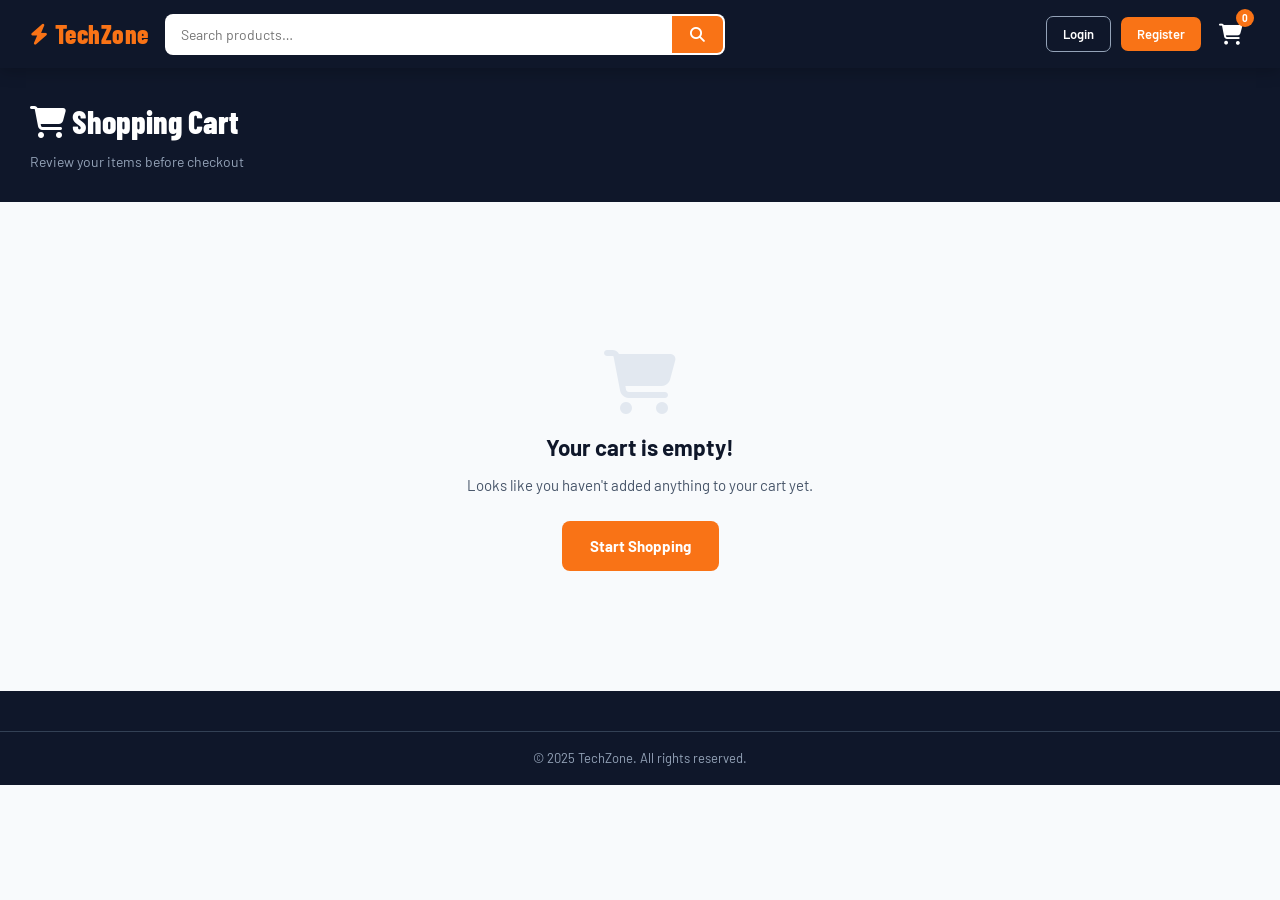
<file: cart.html>
<!DOCTYPE html>
<html lang="en">
<head>
  <meta charset="UTF-8"/>
  <meta name="viewport" content="width=device-width, initial-scale=1.0"/>
  <title>Cart – TechZone</title>
  <link rel="stylesheet" href="style.css"/>
  <link href="https://fonts.googleapis.com/css2?family=Barlow:wght@400;500;600;700;800&family=Barlow+Condensed:wght@600;700;800&display=swap" rel="stylesheet"/>
  <link rel="stylesheet" href="https://cdnjs.cloudflare.com/ajax/libs/font-awesome/6.5.0/css/all.min.css"/>
</head>
<body>

  <!-- NAVBAR -->
  <header class="navbar" id="navbar">
    <div class="nav-container">
      <a href="index.html" class="nav-logo"><i class="fas fa-bolt"></i> TechZone</a>
      <div class="nav-search">
        <input type="text" id="searchInput" placeholder="Search products…"/>
        <button id="searchBtn" onclick="window.location.href='products.html?q='+document.getElementById('searchInput').value">
          <i class="fas fa-search"></i>
        </button>
      </div>
      <div class="nav-right">
        <a href="login.html" class="nav-btn btn-outline" id="loginLink">Login</a>
        <a href="register.html" class="nav-btn btn-solid" id="registerLink">Register</a>
        <span class="nav-user" id="navUser" style="display:none;">
          <i class="fas fa-user-circle"></i>
          <span id="navUserName">User</span>
        </span>
        <button class="nav-btn btn-logout" id="logoutBtn" style="display:none;" onclick="logoutUser()">Logout</button>
        <a href="cart.html" class="cart-icon active-page">
          <i class="fas fa-shopping-cart"></i>
          <span class="cart-count" id="cartCount">0</span>
        </a>
      </div>
      <button class="hamburger" id="hamburger"><span></span><span></span><span></span></button>
    </div>
    <nav class="mobile-nav" id="mobileNav">
      <a href="index.html"><i class="fas fa-home"></i> Home</a>
      <a href="products.html"><i class="fas fa-th-large"></i> All Products</a>
      <a href="cart.html"><i class="fas fa-shopping-cart"></i> Cart</a>
      <a href="login.html" id="mobileLoginLink"><i class="fas fa-sign-in-alt"></i> Login</a>
      <a href="register.html" id="mobileRegisterLink"><i class="fas fa-user-plus"></i> Register</a>
      <a href="#" id="mobileLogoutLink" style="display:none;" onclick="logoutUser()"><i class="fas fa-sign-out-alt"></i> Logout</a>
    </nav>
  </header>

  <!-- PAGE HEADER -->
  <div class="page-header">
    <div class="container">
      <h1><i class="fas fa-shopping-cart"></i> Shopping Cart</h1>
      <p>Review your items before checkout</p>
    </div>
  </div>

  <!-- CART LAYOUT -->
  <div class="cart-page container">

    <!-- Cart Items -->
    <div class="cart-items-section">
      <div id="cartItemsContainer">
        <!-- Rendered by JS -->
      </div>
    </div>

    <!-- Order Summary -->
    <aside class="cart-summary" id="cartSummary">
      <h3>Order Summary</h3>
      <div class="summary-row">
        <span>Items (<span id="summaryCount">0</span>)</span>
        <span id="summarySubtotal">₹0</span>
      </div>
      <div class="summary-row">
        <span>Delivery Charges</span>
        <span class="free-tag" id="deliveryCharge">FREE</span>
      </div>
      <div class="summary-row">
        <span>Discount</span>
        <span class="discount-tag" id="summaryDiscount">-₹0</span>
      </div>
      <div class="summary-divider"></div>
      <div class="summary-row total-row">
        <span>Total Amount</span>
        <strong id="summaryTotal">₹0</strong>
      </div>
      <p class="savings-msg" id="savingsMsg"></p>

      <button class="btn-checkout" onclick="checkout()">
        <i class="fas fa-lock"></i> Proceed to Checkout
      </button>
      <a href="products.html" class="btn-continue">
        <i class="fas fa-arrow-left"></i> Continue Shopping
      </a>
    </aside>
  </div>

  <!-- Empty Cart State -->
  <div class="empty-cart" id="emptyCart" style="display:none;">
    <i class="fas fa-shopping-cart"></i>
    <h2>Your cart is empty!</h2>
    <p>Looks like you haven't added anything to your cart yet.</p>
    <a href="products.html" class="btn-primary">Start Shopping</a>
  </div>

  <footer class="footer">
    <div class="footer-bottom"><p>© 2025 TechZone. All rights reserved.</p></div>
  </footer>

  <div class="toast" id="toast"></div>
  <script src="script.js"></script>
  <script>
    renderCart();
  </script>
</body>
</html>
</file>
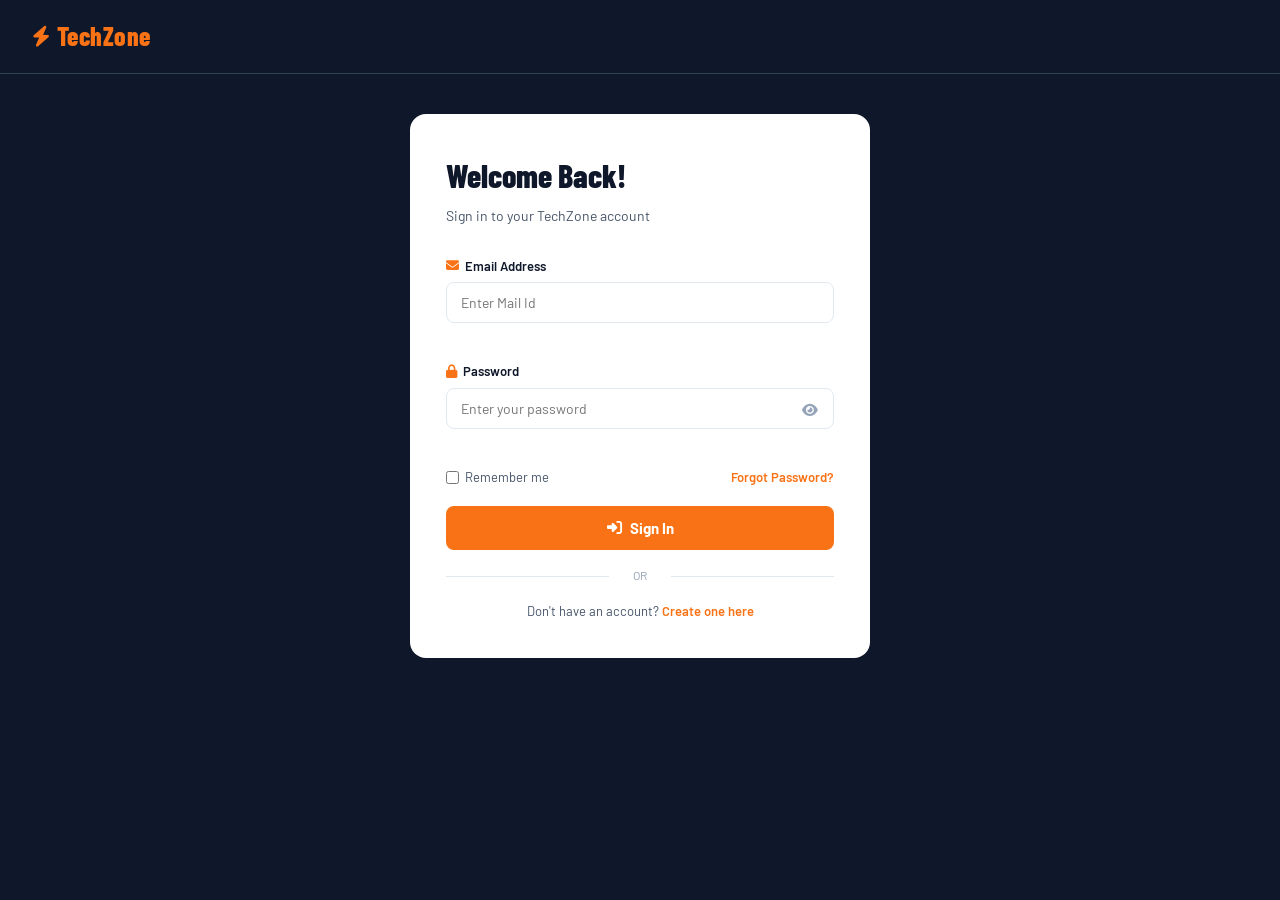
<file: login.html>
<!DOCTYPE html>
<html lang="en">

<head>
  <meta charset="UTF-8" />
  <meta name="viewport" content="width=device-width, initial-scale=1.0" />
  <title>Login – TechZone</title>
  <link rel="stylesheet" href="style.css" />
  <link
    href="https://fonts.googleapis.com/css2?family=Barlow:wght@400;500;600;700;800&family=Barlow+Condensed:wght@600;700;800&display=swap"
    rel="stylesheet" />
  <link rel="stylesheet" href="https://cdnjs.cloudflare.com/ajax/libs/font-awesome/6.5.0/css/all.min.css" />
</head>

<body class="auth-page">

  <!-- Simple top nav -->
  <header class="auth-topbar">
    <a href="index.html" class="nav-logo"><i class="fas fa-bolt"></i> TechZone</a>
  </header>

  <div class="auth-container">
    <div class="auth-card">
      <div class="auth-header">
        <h2>Welcome Back!</h2>
        <p>Sign in to your TechZone account</p>
      </div>

      <!-- Login Form -->
      <form id="loginForm" onsubmit="handleLogin(event)" novalidate>

        <div class="form-group">
          <label for="loginEmail"><i class="fas fa-envelope"></i> Email Address</label>
          <input type="email" id="loginEmail" placeholder="Enter Mail Id" autocomplete="email" />
          <span class="form-error" id="loginEmailError"></span>
        </div>

        <div class="form-group">
          <label for="loginPassword"><i class="fas fa-lock"></i> Password</label>
          <div class="password-wrapper">
            <input type="password" id="loginPassword" placeholder="Enter your password"
              autocomplete="current-password" />
            <button type="button" class="toggle-password" onclick="togglePwd('loginPassword', this)">
              <i class="fas fa-eye"></i>
            </button>
          </div>
          <span class="form-error" id="loginPasswordError"></span>
        </div>

        <div class="form-options">
          <label class="remember-me">
            <input type="checkbox" id="rememberMe" /> Remember me
          </label>
          <a href="#" class="forgot-link">Forgot Password?</a>
        </div>

        <button type="submit" class="btn-auth">
          <i class="fas fa-sign-in-alt"></i> Sign In
        </button>

        <div class="auth-divider"><span>OR</span></div>

        <p class="auth-switch">
          Don't have an account? <a href="register.html">Create one here</a>
        </p>
      </form>
    </div>
  <div class="toast" id="toast"></div>
  <script src="script.js"></script>
</body>

</html>
</file>
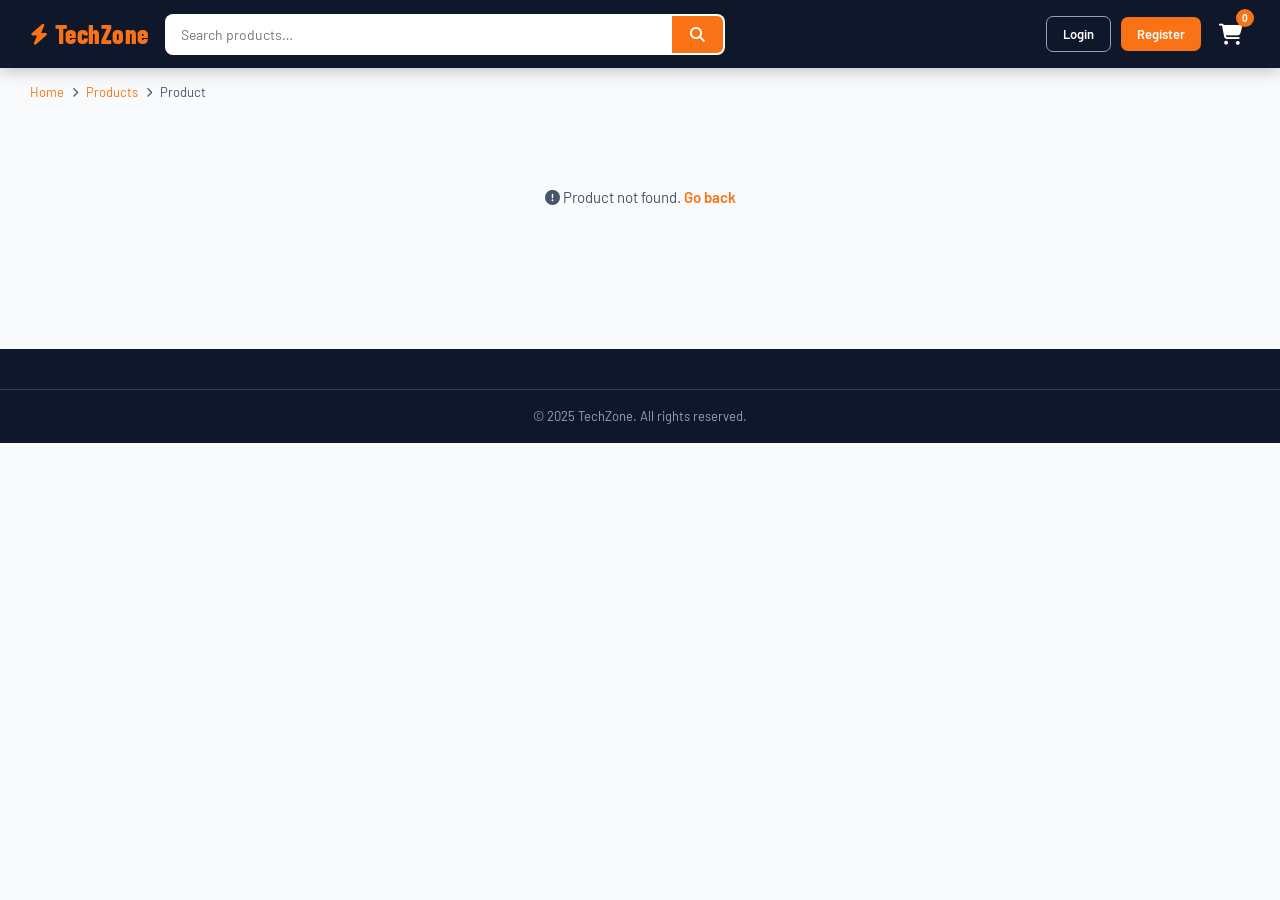
<file: product-details.html>
<!DOCTYPE html>
<html lang="en">
<head>
  <meta charset="UTF-8"/>
  <meta name="viewport" content="width=device-width, initial-scale=1.0"/>
  <title>Product – TechZone</title>
  <link rel="stylesheet" href="style.css"/>
  <link href="https://fonts.googleapis.com/css2?family=Barlow:wght@400;500;600;700;800&family=Barlow+Condensed:wght@600;700;800&display=swap" rel="stylesheet"/>
  <link rel="stylesheet" href="https://cdnjs.cloudflare.com/ajax/libs/font-awesome/6.5.0/css/all.min.css"/>
</head>
<body>

  <!-- NAVBAR -->
  <header class="navbar" id="navbar">
    <div class="nav-container">
      <a href="index.html" class="nav-logo"><i class="fas fa-bolt"></i> TechZone</a>
      <div class="nav-search">
        <input type="text" id="searchInput" placeholder="Search products…"/>
        <button id="searchBtn" onclick="window.location.href='products.html'">
          <i class="fas fa-search"></i>
        </button>
      </div>
      <div class="nav-right">
        <a href="login.html" class="nav-btn btn-outline" id="loginLink">Login</a>
        <a href="register.html" class="nav-btn btn-solid" id="registerLink">Register</a>
        <span class="nav-user" id="navUser" style="display:none;">
          <i class="fas fa-user-circle"></i>
          <span id="navUserName">User</span>
        </span>
        <button class="nav-btn btn-logout" id="logoutBtn" style="display:none;" onclick="logoutUser()">Logout</button>
        <a href="cart.html" class="cart-icon">
          <i class="fas fa-shopping-cart"></i>
          <span class="cart-count" id="cartCount">0</span>
        </a>
      </div>
      <button class="hamburger" id="hamburger"><span></span><span></span><span></span></button>
    </div>
    <nav class="mobile-nav" id="mobileNav">
      <a href="index.html"><i class="fas fa-home"></i> Home</a>
      <a href="products.html"><i class="fas fa-th-large"></i> All Products</a>
      <a href="cart.html"><i class="fas fa-shopping-cart"></i> Cart</a>
      <a href="login.html" id="mobileLoginLink"><i class="fas fa-sign-in-alt"></i> Login</a>
      <a href="register.html" id="mobileRegisterLink"><i class="fas fa-user-plus"></i> Register</a>
      <a href="#" id="mobileLogoutLink" style="display:none;" onclick="logoutUser()"><i class="fas fa-sign-out-alt"></i> Logout</a>
    </nav>
  </header>

  <!-- BREADCRUMB -->
  <div class="breadcrumb container" id="breadcrumb">
    <a href="index.html">Home</a> <i class="fas fa-chevron-right"></i>
    <a href="products.html">Products</a> <i class="fas fa-chevron-right"></i>
    <span id="breadcrumbName">Product</span>
  </div>

  <!-- PRODUCT DETAIL SECTION -->
  <div class="product-detail-page container" id="productDetailPage">
    <!-- Rendered by JS -->
  </div>

  <!-- RELATED PRODUCTS -->
  <section class="category-section container" id="relatedSection" style="display:none;">
    <div class="section-header">
      <h2 class="section-title">Related Products</h2>
      <a href="products.html" class="see-all">See All</a>
    </div>
    <div class="products-grid" id="relatedGrid"></div>
  </section>

  <footer class="footer">
    <div class="footer-bottom"><p>© 2025 TechZone. All rights reserved.</p></div>
  </footer>

  <div class="toast" id="toast"></div>
  <script src="script.js"></script>
  <script>
    // Load product based on URL param ?id=
    (function() {
      const params = new URLSearchParams(window.location.search);
      const id = parseInt(params.get('id'));
      const product = products.find(p => p.id === id);

      if (!product) {
        document.getElementById('productDetailPage').innerHTML =
          '<p class="error-msg"><i class="fas fa-exclamation-circle"></i> Product not found. <a href="products.html">Go back</a></p>';
        return;
      }

      // Update page title and breadcrumb
      document.title = product.name + ' – TechZone';
      document.getElementById('breadcrumbName').textContent = product.name;

      // Render product detail
      renderProductDetail(product);

      // Show related products
      const related = products.filter(p => p.category === product.category && p.id !== product.id).slice(0, 4);
      if (related.length > 0) {
        document.getElementById('relatedSection').style.display = 'block';
        renderProductGrid('relatedGrid', related);
      }
    })();
  </script>
</body>
</html>
</file>
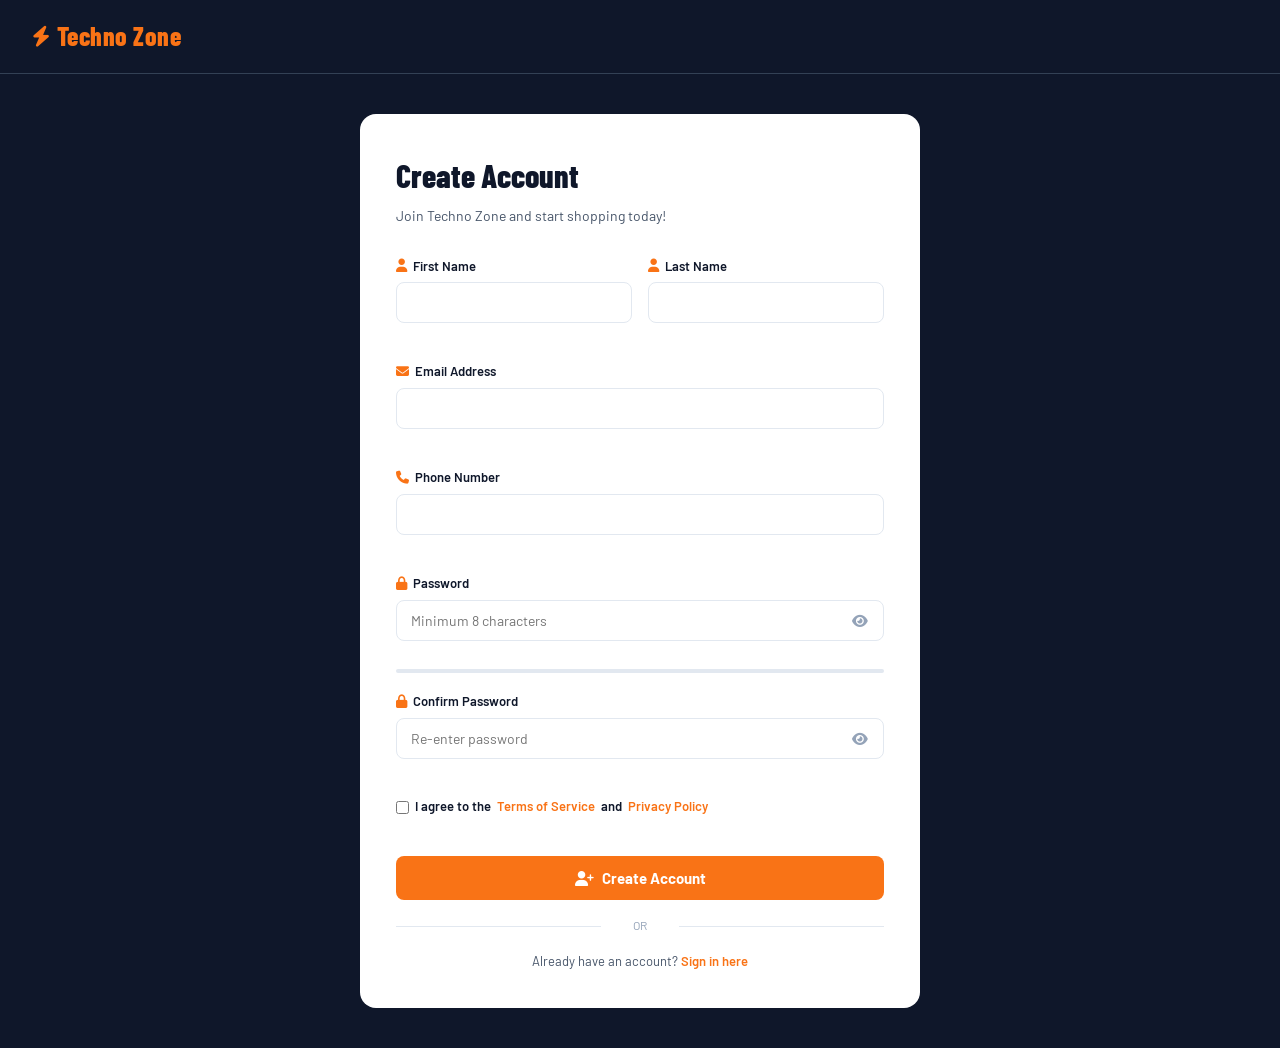
<file: register.html>
<!DOCTYPE html>
<html lang="en">
<head>
  <meta charset="UTF-8"/>
  <meta name="viewport" content="width=device-width, initial-scale=1.0"/>
  <title>Register – Techno Zone</title>
  <link rel="stylesheet" href="style.css"/>
  <link href="https://fonts.googleapis.com/css2?family=Barlow:wght@400;500;600;700;800&family=Barlow+Condensed:wght@600;700;800&display=swap" rel="stylesheet"/>
  <link rel="stylesheet" href="https://cdnjs.cloudflare.com/ajax/libs/font-awesome/6.5.0/css/all.min.css"/>
</head>
<body class="auth-page">

  <header class="auth-topbar">
    <a href="index.html" class="nav-logo"><i class="fas fa-bolt"></i> Techno Zone</a>
  </header>

  <div class="auth-container">
    <div class="auth-card auth-card-wide">
      <div class="auth-header">
        <h2>Create Account</h2>
        <p>Join Techno Zone and start shopping today!</p>
      </div>

      <!-- Register Form -->
      <form id="registerForm" onsubmit="handleRegister(event)" novalidate>

        <div class="form-row">
          <div class="form-group">
            <label for="regFirstName"><i class="fas fa-user"></i> First Name</label>
            <input type="text" id="regFirstName" placeholder=""/>
            <span class="form-error" id="regFirstNameError"></span>
          </div>
          <div class="form-group">
            <label for="regLastName"><i class="fas fa-user"></i> Last Name</label>
            <input type="text" id="regLastName" placeholder=""/>
            <span class="form-error" id="regLastNameError"></span>
          </div>
        </div>

        <div class="form-group">
          <label for="regEmail"><i class="fas fa-envelope"></i> Email Address</label>
          <input type="email" id="regEmail" placeholder=""/>
          <span class="form-error" id="regEmailError"></span>
        </div>

        <div class="form-group">
          <label for="regPhone"><i class="fas fa-phone"></i> Phone Number</label>
          <input type="tel" id="regPhone" placeholder=""/>
          <span class="form-error" id="regPhoneError"></span>
        </div>

        <div class="form-group">
          <label for="regPassword"><i class="fas fa-lock"></i> Password</label>
          <div class="password-wrapper">
            <input type="password" id="regPassword" placeholder="Minimum 8 characters"/>
            <button type="button" class="toggle-password" onclick="togglePwd('regPassword', this)">
              <i class="fas fa-eye"></i>
            </button>
          </div>
          <span class="form-error" id="regPasswordError"></span>
          <!-- Password strength indicator -->
          <div class="password-strength" id="passwordStrength">
            <div class="strength-bar">
              <div class="strength-fill" id="strengthFill"></div>
            </div>
            <span id="strengthLabel"></span>
          </div>
        </div>

        <div class="form-group">
          <label for="regConfirmPassword"><i class="fas fa-lock"></i> Confirm Password</label>
          <div class="password-wrapper">
            <input type="password" id="regConfirmPassword" placeholder="Re-enter password"/>
            <button type="button" class="toggle-password" onclick="togglePwd('regConfirmPassword', this)">
              <i class="fas fa-eye"></i>
            </button>
          </div>
          <span class="form-error" id="regConfirmPasswordError"></span>
        </div>

        <div class="form-group">
          <label class="checkbox-label">
            <input type="checkbox" id="regTerms"/>
            I agree to the <a href="#">Terms of Service</a> and <a href="#">Privacy Policy</a>
          </label>
          <span class="form-error" id="regTermsError"></span>
        </div>

        <button type="submit" class="btn-auth">
          <i class="fas fa-user-plus"></i> Create Account
        </button>

        <div class="auth-divider"><span>OR</span></div>

        <p class="auth-switch">
          Already have an account? <a href="login.html">Sign in here</a>
        </p>
      </form>
    </div>


  <div class="toast" id="toast"></div>
  <script src="script.js"></script>
  <script>
    // Live password strength checker
    document.getElementById('regPassword').addEventListener('input', function() {
      checkPasswordStrength(this.value);
    });
  </script>
</body>
</html>
</file>
<file: style.css>
/* =====================================================
   TechZone – Main Stylesheet
   Font: Barlow (body) + Barlow Condensed (headings)
   Color scheme: Deep navy + Electric orange accent
   ===================================================== */

/* ── CSS Variables ─────────────────────────────────── */
:root {
  --navy:        #0f172a;
  --navy-mid:    #1e293b;
  --navy-light:  #334155;
  --orange:      #f97316;
  --orange-dark: #ea580c;
  --orange-soft: #fff7ed;
  --white:       #ffffff;
  --off-white:   #f8fafc;
  --gray-100:    #f1f5f9;
  --gray-200:    #e2e8f0;
  --gray-400:    #94a3b8;
  --gray-600:    #475569;
  --gray-800:    #1e293b;
  --green:       #22c55e;
  --red:         #ef4444;
  --star:        #fbbf24;
  --radius:      10px;
  --radius-lg:   16px;
  --shadow:      0 2px 12px rgba(0,0,0,0.08);
  --shadow-md:   0 4px 24px rgba(0,0,0,0.12);
  --transition:  0.2s ease;
  --nav-height:  68px;
}

/* ── Reset & Base ──────────────────────────────────── */
*, *::before, *::after { box-sizing: border-box; margin: 0; padding: 0; }

html { scroll-behavior: smooth; }

body {
  font-family: 'Barlow', sans-serif;
  background: var(--off-white);
  color: var(--navy);
  font-size: 15px;
  line-height: 1.6;
  min-height: 100vh;
}

a { text-decoration: none; color: inherit; }
ul { list-style: none; }
img { max-width: 100%; display: block; }
button { cursor: pointer; border: none; background: none; font-family: inherit; }
input, select, textarea { font-family: inherit; }

.container {
  max-width: 1260px;
  margin: 0 auto;
  padding: 0 20px;
}

/* ── Navbar ────────────────────────────────────────── */
.navbar {
  position: sticky;
  top: 0;
  z-index: 1000;
  background: var(--navy);
  box-shadow: 0 2px 16px rgba(0,0,0,0.25);
}

.nav-container {
  max-width: 1260px;
  margin: 0 auto;
  padding: 0 20px;
  height: var(--nav-height);
  display: flex;
  align-items: center;
  gap: 16px;
}

/* Logo */
.nav-logo {
  font-family: 'Barlow Condensed', sans-serif;
  font-size: 1.6rem;
  font-weight: 800;
  color: var(--orange);
  white-space: nowrap;
  display: flex;
  align-items: center;
  gap: 6px;
  letter-spacing: 0.5px;
}
.nav-logo i { font-size: 1.3rem; }

/* Search */
.nav-search {
  flex: 1;
  max-width: 560px;
  display: flex;
  background: var(--white);
  border-radius: 8px;
  overflow: hidden;
  border: 2px solid transparent;
  transition: border-color var(--transition);
}
.nav-search:focus-within { border-color: var(--orange); }
.nav-search input {
  flex: 1;
  padding: 10px 14px;
  border: none;
  outline: none;
  font-size: 14px;
  background: transparent;
  color: var(--navy);
}
.nav-search button {
  background: var(--orange);
  color: var(--white);
  padding: 0 18px;
  font-size: 15px;
  transition: background var(--transition);
}
.nav-search button:hover { background: var(--orange-dark); }

/* Nav Right */
.nav-right {
  display: flex;
  align-items: center;
  gap: 10px;
  margin-left: auto;
}

.nav-btn {
  padding: 7px 16px;
  border-radius: 7px;
  font-size: 13px;
  font-weight: 600;
  transition: all var(--transition);
  white-space: nowrap;
}
.btn-outline {
  border: 1.5px solid var(--gray-400);
  color: var(--white);
}
.btn-outline:hover { border-color: var(--orange); color: var(--orange); }
.btn-solid { background: var(--orange); color: var(--white); }
.btn-solid:hover { background: var(--orange-dark); }
.btn-logout { background: transparent; color: var(--gray-400); font-size: 13px; font-weight: 600; }
.btn-logout:hover { color: var(--red); }

.nav-user {
  display: flex;
  align-items: center;
  gap: 6px;
  color: var(--white);
  font-size: 13px;
  font-weight: 600;
}
.nav-user i { font-size: 18px; color: var(--orange); }

/* Cart icon */
.cart-icon {
  position: relative;
  color: var(--white);
  font-size: 1.3rem;
  padding: 6px 8px;
  transition: color var(--transition);
}
.cart-icon:hover { color: var(--orange); }

.cart-count {
  position: absolute;
  top: -2px; right: -4px;
  background: var(--orange);
  color: var(--white);
  font-size: 10px;
  font-weight: 700;
  min-width: 18px;
  height: 18px;
  border-radius: 9px;
  display: flex;
  align-items: center;
  justify-content: center;
  padding: 0 4px;
}

/* Hamburger */
.hamburger {
  display: none;
  flex-direction: column;
  gap: 5px;
  padding: 4px;
  margin-left: 8px;
}
.hamburger span {
  display: block;
  width: 22px; height: 2px;
  background: var(--white);
  border-radius: 2px;
  transition: all var(--transition);
}

/* Mobile Nav */
.mobile-nav {
  display: none;
  flex-direction: column;
  background: var(--navy-mid);
  padding: 8px 20px 16px;
  gap: 4px;
}
.mobile-nav.open { display: flex; }
.mobile-nav a {
  color: var(--gray-200);
  padding: 10px 12px;
  border-radius: 7px;
  font-size: 14px;
  font-weight: 500;
  display: flex;
  align-items: center;
  gap: 10px;
  transition: background var(--transition);
}
.mobile-nav a:hover { background: var(--navy-light); color: var(--orange); }

/* ── Hero ──────────────────────────────────────────── */
.hero {
  background: var(--navy);
  color: var(--white);
  display: flex;
  align-items: center;
  min-height: 440px;
  overflow: hidden;
}

.hero-content {
  max-width: 1260px;
  margin: 0 auto;
  padding: 60px 20px;
  flex: 1;
}

.hero-tag {
  background: var(--orange);
  color: var(--white);
  display: inline-block;
  padding: 4px 14px;
  border-radius: 20px;
  font-size: 12px;
  font-weight: 700;
  text-transform: uppercase;
  letter-spacing: 1px;
  margin-bottom: 16px;
}

.hero-content h1 {
  font-family: 'Barlow Condensed', sans-serif;
  font-size: clamp(2.4rem, 5vw, 3.8rem);
  font-weight: 800;
  line-height: 1.1;
  margin-bottom: 16px;
}
.hero-content h1 span { color: var(--orange); }

.hero-sub {
  font-size: 1.05rem;
  color: var(--gray-400);
  max-width: 500px;
  margin-bottom: 28px;
}

.btn-primary {
  display: inline-flex;
  align-items: center;
  gap: 8px;
  background: var(--orange);
  color: var(--white);
  padding: 13px 28px;
  border-radius: 8px;
  font-size: 15px;
  font-weight: 700;
  transition: all var(--transition);
}
.btn-primary:hover { background: var(--orange-dark); transform: translateY(-1px); }

.hero-image {
  width: 420px;
  flex-shrink: 0;
  display: flex;
  align-items: center;
  justify-content: center;
}
.hero-image img {
  width: 100%;
  height: 340px;
  object-fit: cover;
  border-radius: var(--radius-lg);
  opacity: 0.85;
}

/* ── Categories Strip ──────────────────────────────── */
.categories-strip {
  background: var(--white);
  padding: 32px 0;
  border-bottom: 1px solid var(--gray-200);
}

.section-title {
  font-family: 'Barlow Condensed', sans-serif;
  font-size: 1.5rem;
  font-weight: 700;
  margin-bottom: 20px;
  display: flex;
  align-items: center;
  gap: 10px;
  color: var(--navy);
}
.section-title i { color: var(--orange); }

.cat-grid {
  display: flex;
  gap: 16px;
  flex-wrap: wrap;
}

.cat-card {
  flex: 1;
  min-width: 130px;
  background: var(--gray-100);
  border: 1.5px solid var(--gray-200);
  border-radius: var(--radius);
  padding: 20px 12px;
  text-align: center;
  color: var(--navy);
  font-weight: 600;
  font-size: 13px;
  display: flex;
  flex-direction: column;
  align-items: center;
  gap: 10px;
  transition: all var(--transition);
}
.cat-card i { font-size: 1.6rem; color: var(--orange); }
.cat-card:hover {
  background: var(--navy);
  border-color: var(--navy);
  color: var(--white);
  transform: translateY(-2px);
  box-shadow: var(--shadow-md);
}
.cat-card:hover i { color: var(--orange); }

/* ── Section & Product Grid ────────────────────────── */
.featured-section,
.category-section,
.promo-banner { padding: 36px 0; }

.section-header {
  display: flex;
  align-items: center;
  justify-content: space-between;
  margin-bottom: 20px;
}

.see-all {
  font-size: 13px;
  font-weight: 600;
  color: var(--orange);
  display: flex;
  align-items: center;
  gap: 4px;
}
.see-all:hover { text-decoration: underline; }

/* Product Grid */
.products-grid {
  display: grid;
  grid-template-columns: repeat(auto-fill, minmax(210px, 1fr));
  gap: 18px;
}

/* Product Card */
.product-card {
  background: var(--white);
  border: 1.5px solid var(--gray-200);
  border-radius: var(--radius-lg);
  overflow: hidden;
  display: flex;
  flex-direction: column;
  transition: box-shadow var(--transition), transform var(--transition);
}
.product-card:hover {
  box-shadow: var(--shadow-md);
  transform: translateY(-2px);
}

.product-card-img {
  display: block;
  width: 100%;
  height: 180px;
  object-fit: cover;
  background: var(--gray-100);
  cursor: pointer;
  transition: opacity var(--transition);
}
.product-card-img:hover { opacity: 0.92; }

.product-card-body {
  padding: 14px;
  flex: 1;
  display: flex;
  flex-direction: column;
}

.product-category-badge {
  font-size: 11px;
  font-weight: 600;
  color: var(--orange);
  text-transform: uppercase;
  letter-spacing: 0.5px;
  margin-bottom: 4px;
}

.product-name {
  font-size: 14px;
  font-weight: 600;
  color: var(--navy);
  cursor: pointer;
  line-height: 1.4;
  margin-bottom: 8px;
  display: -webkit-box;
  -webkit-line-clamp: 2;
  -webkit-box-orient: vertical;
  overflow: hidden;
}
.product-name:hover { color: var(--orange); }

.product-rating {
  display: flex;
  align-items: center;
  gap: 4px;
  margin-bottom: 10px;
}
.stars { color: var(--star); font-size: 12px; }
.rating-count { font-size: 11px; color: var(--gray-600); }

.product-price-row {
  display: flex;
  align-items: center;
  gap: 8px;
  margin-bottom: 12px;
}
.product-price {
  font-size: 1.1rem;
  font-weight: 700;
  color: var(--navy);
}
.product-price-old {
  font-size: 12px;
  color: var(--gray-400);
  text-decoration: line-through;
}
.product-discount {
  font-size: 11px;
  font-weight: 700;
  color: var(--green);
  background: #f0fdf4;
  padding: 2px 6px;
  border-radius: 4px;
}

.btn-add-cart {
  background: var(--navy);
  color: var(--white);
  padding: 9px 14px;
  border-radius: 7px;
  font-size: 13px;
  font-weight: 600;
  text-align: center;
  width: 100%;
  transition: background var(--transition);
  display: flex;
  align-items: center;
  justify-content: center;
  gap: 6px;
  margin-top: auto;
}
.btn-add-cart:hover { background: var(--orange); }
.btn-add-cart.in-cart {
  background: var(--green);
}
.btn-add-cart.in-cart:hover { background: #16a34a; }

/* ── Promo Banner ──────────────────────────────────── */
.promo-banner {
  display: grid;
  grid-template-columns: 1fr 1fr;
  gap: 20px;
}

.promo-card {
  border-radius: var(--radius-lg);
  padding: 32px 28px;
  color: var(--white);
}
.promo-blue { background: var(--navy); border: 2px solid var(--orange); }
.promo-dark { background: var(--orange); }

.promo-card h3 {
  font-family: 'Barlow Condensed', sans-serif;
  font-size: 1.8rem;
  font-weight: 800;
  margin-bottom: 6px;
}
.promo-card p { margin-bottom: 18px; opacity: 0.9; }

.btn-promo {
  display: inline-block;
  background: var(--white);
  color: var(--navy);
  padding: 9px 20px;
  border-radius: 7px;
  font-size: 13px;
  font-weight: 700;
  transition: all var(--transition);
}
.btn-promo:hover { transform: translateY(-1px); box-shadow: var(--shadow); }

/* ── Footer ────────────────────────────────────────── */
.footer {
  background: var(--navy);
  color: var(--gray-400);
  padding: 40px 0 0;
  margin-top: 40px;
}

.footer-container {
  max-width: 1260px;
  margin: 0 auto;
  padding: 0 20px;
  display: grid;
  grid-template-columns: 2fr 1fr 1fr 1fr;
  gap: 32px;
  margin-bottom: 32px;
}

.footer-brand h3 {
  font-family: 'Barlow Condensed', sans-serif;
  font-size: 1.6rem;
  font-weight: 800;
  color: var(--orange);
  margin-bottom: 12px;
}
.footer-brand p { font-size: 13px; line-height: 1.7; }

.footer-socials {
  display: flex;
  gap: 12px;
  margin-top: 16px;
}
.footer-socials a {
  width: 34px; height: 34px;
  background: var(--navy-light);
  border-radius: 7px;
  display: flex;
  align-items: center;
  justify-content: center;
  color: var(--gray-400);
  font-size: 14px;
  transition: all var(--transition);
}
.footer-socials a:hover { background: var(--orange); color: var(--white); }

.footer-links h4 {
  color: var(--white);
  font-weight: 700;
  margin-bottom: 14px;
  font-size: 14px;
  text-transform: uppercase;
  letter-spacing: 0.5px;
}
.footer-links a {
  display: block;
  font-size: 13px;
  margin-bottom: 8px;
  transition: color var(--transition);
}
.footer-links a:hover { color: var(--orange); }

.footer-bottom {
  border-top: 1px solid var(--navy-light);
  padding: 16px 20px;
  text-align: center;
  font-size: 13px;
}

/* ── Page Header (inner pages) ─────────────────────── */
.page-header {
  background: var(--navy);
  color: var(--white);
  padding: 28px 0;
}
.page-header .container h1 {
  font-family: 'Barlow Condensed', sans-serif;
  font-size: 2rem;
  font-weight: 800;
  margin-bottom: 4px;
}
.page-header .container p { color: var(--gray-400); font-size: 14px; }

/* ── Products Page Layout ──────────────────────────── */
.products-page {
  display: grid;
  grid-template-columns: 240px 1fr;
  gap: 24px;
  padding-top: 28px;
  padding-bottom: 40px;
  align-items: start;
}

/* Sidebar */
.filters-sidebar {
  background: var(--white);
  border: 1.5px solid var(--gray-200);
  border-radius: var(--radius-lg);
  padding: 20px;
  position: sticky;
  top: calc(var(--nav-height) + 16px);
}

.filter-block { margin-bottom: 24px; }
.filter-block h3 {
  font-size: 14px;
  font-weight: 700;
  color: var(--navy);
  margin-bottom: 12px;
  display: flex;
  align-items: center;
  gap: 6px;
}
.filter-block h3 i { color: var(--orange); }

.filter-options { display: flex; flex-direction: column; gap: 6px; }

.filter-option {
  display: flex;
  align-items: center;
  gap: 8px;
  font-size: 13px;
  color: var(--gray-600);
  cursor: pointer;
  padding: 6px 8px;
  border-radius: 6px;
  transition: background var(--transition);
}
.filter-option:hover { background: var(--gray-100); }
.filter-option input[type="radio"] { accent-color: var(--orange); }
.filter-option i { width: 16px; color: var(--orange); font-size: 13px; }

.sort-select {
  width: 100%;
  padding: 9px 12px;
  border: 1.5px solid var(--gray-200);
  border-radius: 7px;
  font-size: 13px;
  color: var(--navy);
  background: var(--white);
  outline: none;
  cursor: pointer;
}
.sort-select:focus { border-color: var(--orange); }

.price-range input[type="range"] {
  width: 100%;
  accent-color: var(--orange);
  margin-bottom: 8px;
}
.price-display { font-size: 13px; color: var(--gray-600); }
.price-display strong { color: var(--navy); }

.btn-clear-filters {
  width: 100%;
  padding: 9px;
  border: 1.5px solid var(--gray-200);
  border-radius: 7px;
  font-size: 13px;
  font-weight: 600;
  color: var(--red);
  transition: all var(--transition);
}
.btn-clear-filters:hover { background: var(--red); color: var(--white); border-color: var(--red); }

/* Products Main */
.products-main { min-width: 0; }

.results-bar {
  display: flex;
  align-items: center;
  justify-content: space-between;
  margin-bottom: 18px;
  font-size: 14px;
  color: var(--gray-600);
}

.btn-filter-toggle {
  display: none;
  align-items: center;
  gap: 6px;
  padding: 8px 14px;
  border: 1.5px solid var(--gray-200);
  border-radius: 7px;
  font-size: 13px;
  font-weight: 600;
  color: var(--navy);
  background: var(--white);
  transition: all var(--transition);
}
.btn-filter-toggle:hover { border-color: var(--orange); color: var(--orange); }

.no-results {
  text-align: center;
  padding: 60px 20px;
  color: var(--gray-600);
  font-size: 15px;
  display: flex;
  flex-direction: column;
  align-items: center;
  gap: 10px;
}
.no-results i { font-size: 2rem; color: var(--gray-400); }

/* ── Cart Page ─────────────────────────────────────── */
.cart-page {
  display: grid;
  grid-template-columns: 1fr 340px;
  gap: 24px;
  padding-top: 28px;
  padding-bottom: 40px;
  align-items: start;
}

.cart-items-section { min-width: 0; }

/* Cart Item */
.cart-item {
  background: var(--white);
  border: 1.5px solid var(--gray-200);
  border-radius: var(--radius-lg);
  padding: 16px;
  display: flex;
  gap: 16px;
  margin-bottom: 14px;
  align-items: flex-start;
}

.cart-item-img {
  width: 90px;
  height: 90px;
  object-fit: cover;
  border-radius: 8px;
  flex-shrink: 0;
  background: var(--gray-100);
}

.cart-item-info { flex: 1; min-width: 0; }

.cart-item-name {
  font-size: 14px;
  font-weight: 600;
  color: var(--navy);
  margin-bottom: 4px;
  cursor: pointer;
  line-height: 1.4;
}
.cart-item-name:hover { color: var(--orange); }

.cart-item-category { font-size: 12px; color: var(--gray-400); margin-bottom: 8px; }

.cart-item-price { font-size: 1.1rem; font-weight: 700; color: var(--navy); margin-bottom: 10px; }

.cart-item-controls {
  display: flex;
  align-items: center;
  gap: 10px;
}

.qty-btn {
  width: 30px; height: 30px;
  border: 1.5px solid var(--gray-200);
  border-radius: 6px;
  font-size: 16px;
  font-weight: 700;
  color: var(--navy);
  display: flex;
  align-items: center;
  justify-content: center;
  transition: all var(--transition);
}
.qty-btn:hover { border-color: var(--orange); color: var(--orange); }

.qty-value {
  font-size: 15px;
  font-weight: 700;
  min-width: 24px;
  text-align: center;
}

.btn-remove {
  margin-left: 8px;
  color: var(--gray-400);
  font-size: 13px;
  font-weight: 600;
  padding: 4px 8px;
  border-radius: 5px;
  transition: all var(--transition);
}
.btn-remove:hover { color: var(--red); background: #fef2f2; }

/* Cart Summary */
.cart-summary {
  background: var(--white);
  border: 1.5px solid var(--gray-200);
  border-radius: var(--radius-lg);
  padding: 20px;
  position: sticky;
  top: calc(var(--nav-height) + 16px);
}
.cart-summary h3 {
  font-family: 'Barlow Condensed', sans-serif;
  font-size: 1.2rem;
  font-weight: 700;
  margin-bottom: 16px;
  padding-bottom: 12px;
  border-bottom: 1.5px solid var(--gray-200);
}

.summary-row {
  display: flex;
  justify-content: space-between;
  align-items: center;
  margin-bottom: 12px;
  font-size: 14px;
}
.free-tag { color: var(--green); font-weight: 600; }
.discount-tag { color: var(--green); font-weight: 600; }

.summary-divider {
  border-top: 1.5px solid var(--gray-200);
  margin: 14px 0;
}

.total-row {
  font-size: 1.05rem;
  font-weight: 700;
}

.savings-msg {
  background: #f0fdf4;
  color: var(--green);
  font-size: 12px;
  font-weight: 600;
  text-align: center;
  padding: 8px;
  border-radius: 7px;
  margin-bottom: 14px;
}

.btn-checkout {
  width: 100%;
  background: var(--orange);
  color: var(--white);
  padding: 13px;
  border-radius: 8px;
  font-size: 15px;
  font-weight: 700;
  display: flex;
  align-items: center;
  justify-content: center;
  gap: 8px;
  transition: background var(--transition);
  margin-bottom: 10px;
}
.btn-checkout:hover { background: var(--orange-dark); }

.btn-continue {
  display: flex;
  align-items: center;
  justify-content: center;
  gap: 6px;
  width: 100%;
  padding: 10px;
  border: 1.5px solid var(--gray-200);
  border-radius: 8px;
  font-size: 13px;
  font-weight: 600;
  color: var(--gray-600);
  transition: all var(--transition);
}
.btn-continue:hover { border-color: var(--navy); color: var(--navy); }

/* Empty cart */
.empty-cart {
  text-align: center;
  padding: 80px 20px;
  max-width: 400px;
  margin: 0 auto;
}
.empty-cart i { font-size: 4rem; color: var(--gray-200); margin-bottom: 16px; }
.empty-cart h2 { font-size: 1.4rem; margin-bottom: 8px; }
.empty-cart p { color: var(--gray-600); margin-bottom: 24px; }

/* ── Product Detail Page ────────────────────────────── */
.breadcrumb {
  padding: 14px 20px;
  font-size: 13px;
  color: var(--gray-600);
  display: flex;
  align-items: center;
  gap: 8px;
  flex-wrap: wrap;
}
.breadcrumb a { color: var(--orange); }
.breadcrumb i { font-size: 10px; }

.product-detail-page {
  padding-top: 8px;
  padding-bottom: 40px;
}

.product-detail-layout {
  display: grid;
  grid-template-columns: 1fr 1fr;
  gap: 40px;
  background: var(--white);
  border: 1.5px solid var(--gray-200);
  border-radius: var(--radius-lg);
  padding: 30px;
}

/* Image Gallery */
.gallery-main {
  width: 100%;
  height: 340px;
  object-fit: cover;
  border-radius: var(--radius);
  border: 1.5px solid var(--gray-200);
  background: var(--gray-100);
  margin-bottom: 12px;
}

.gallery-thumbs {
  display: flex;
  gap: 10px;
  flex-wrap: wrap;
}

.gallery-thumb {
  width: 64px;
  height: 64px;
  object-fit: cover;
  border-radius: 7px;
  border: 2px solid var(--gray-200);
  cursor: pointer;
  transition: border-color var(--transition);
  background: var(--gray-100);
}
.gallery-thumb.active,
.gallery-thumb:hover { border-color: var(--orange); }

/* Detail Info */
.detail-category { font-size: 12px; font-weight: 600; color: var(--orange); text-transform: uppercase; letter-spacing: 0.5px; margin-bottom: 8px; }

.detail-name {
  font-family: 'Barlow Condensed', sans-serif;
  font-size: 1.7rem;
  font-weight: 800;
  line-height: 1.2;
  margin-bottom: 12px;
}

.detail-rating {
  display: flex;
  align-items: center;
  gap: 8px;
  margin-bottom: 16px;
}
.rating-badge {
  background: var(--green);
  color: var(--white);
  font-size: 12px;
  font-weight: 700;
  padding: 3px 10px;
  border-radius: 4px;
  display: flex;
  align-items: center;
  gap: 4px;
}

.detail-price-row {
  display: flex;
  align-items: baseline;
  gap: 12px;
  margin-bottom: 10px;
}
.detail-price { font-size: 2rem; font-weight: 800; color: var(--navy); }
.detail-price-old { font-size: 1rem; color: var(--gray-400); text-decoration: line-through; }
.detail-discount { font-size: 14px; font-weight: 700; color: var(--green); background: #f0fdf4; padding: 3px 10px; border-radius: 5px; }

.detail-savings {
  font-size: 13px;
  color: var(--green);
  font-weight: 600;
  margin-bottom: 20px;
}

.detail-features {
  margin-bottom: 20px;
  border-top: 1px solid var(--gray-200);
  padding-top: 16px;
}
.detail-features h4 { font-size: 13px; font-weight: 700; text-transform: uppercase; color: var(--gray-600); margin-bottom: 10px; letter-spacing: 0.5px; }
.detail-features ul { display: flex; flex-direction: column; gap: 7px; }
.detail-features li { font-size: 13px; display: flex; align-items: flex-start; gap: 8px; color: var(--gray-600); }
.detail-features li i { color: var(--green); margin-top: 2px; flex-shrink: 0; }

.detail-stock {
  display: inline-flex;
  align-items: center;
  gap: 6px;
  font-size: 13px;
  font-weight: 600;
  margin-bottom: 20px;
}
.in-stock { color: var(--green); }
.in-stock i { font-size: 10px; }

.detail-actions {
  display: flex;
  gap: 12px;
  flex-wrap: wrap;
}

.btn-detail-cart {
  flex: 1;
  min-width: 160px;
  background: var(--orange);
  color: var(--white);
  padding: 13px 20px;
  border-radius: 8px;
  font-size: 15px;
  font-weight: 700;
  display: flex;
  align-items: center;
  justify-content: center;
  gap: 8px;
  transition: background var(--transition);
}
.btn-detail-cart:hover { background: var(--orange-dark); }

.btn-detail-wishlist {
  padding: 13px 16px;
  border: 1.5px solid var(--gray-200);
  border-radius: 8px;
  font-size: 18px;
  color: var(--gray-400);
  transition: all var(--transition);
}
.btn-detail-wishlist:hover { border-color: var(--red); color: var(--red); }
.btn-detail-wishlist.wishlisted { color: var(--red); border-color: var(--red); }

/* ── Auth Pages ────────────────────────────────────── */
body.auth-page {
  background: var(--navy);
  min-height: 100vh;
  display: flex;
  flex-direction: column;
}

.auth-topbar {
  padding: 16px 32px;
  border-bottom: 1px solid var(--navy-light);
}

.auth-container {
  flex: 1;
  display: flex;
  align-items: flex-start;
  justify-content: center;
  gap: 24px;
  padding: 40px 20px;
  max-width: 960px;
  margin: 0 auto;
  width: 100%;
}

.auth-card {
  background: var(--white);
  border-radius: var(--radius-lg);
  padding: 36px;
  width: 100%;
  max-width: 460px;
}
.auth-card-wide { max-width: 560px; }

.auth-header { margin-bottom: 28px; }
.auth-header h2 {
  font-family: 'Barlow Condensed', sans-serif;
  font-size: 2rem;
  font-weight: 800;
  margin-bottom: 4px;
}
.auth-header p { color: var(--gray-600); font-size: 14px; }

/* Form elements */
.form-group { margin-bottom: 18px; }
.form-row { display: grid; grid-template-columns: 1fr 1fr; gap: 16px; }

.form-group label {
  display: flex;
  align-items: center;
  gap: 6px;
  font-size: 13px;
  font-weight: 600;
  color: var(--navy);
  margin-bottom: 6px;
}
.form-group label i { color: var(--orange); }

.form-group input[type="text"],
.form-group input[type="email"],
.form-group input[type="password"],
.form-group input[type="tel"] {
  width: 100%;
  padding: 11px 14px;
  border: 1.5px solid var(--gray-200);
  border-radius: 8px;
  font-size: 14px;
  color: var(--navy);
  background: var(--white);
  outline: none;
  transition: border-color var(--transition);
}
.form-group input:focus { border-color: var(--orange); }
.form-group input.input-error { border-color: var(--red); }
.form-group input.input-success { border-color: var(--green); }

.form-error {
  display: block;
  font-size: 12px;
  color: var(--red);
  margin-top: 4px;
  min-height: 16px;
}

.password-wrapper { position: relative; }
.password-wrapper input { padding-right: 44px; }
.toggle-password {
  position: absolute;
  right: 12px; top: 50%;
  transform: translateY(-50%);
  color: var(--gray-400);
  font-size: 14px;
  padding: 4px;
  transition: color var(--transition);
}
.toggle-password:hover { color: var(--navy); }

/* Password strength */
.password-strength { margin-top: 8px; }
.strength-bar {
  height: 4px;
  background: var(--gray-200);
  border-radius: 2px;
  overflow: hidden;
  margin-bottom: 4px;
}
.strength-fill {
  height: 100%;
  width: 0;
  border-radius: 2px;
  transition: all 0.3s ease;
}
#strengthLabel { font-size: 11px; font-weight: 600; }

.form-options {
  display: flex;
  align-items: center;
  justify-content: space-between;
  margin-bottom: 18px;
  font-size: 13px;
}
.remember-me { display: flex; align-items: center; gap: 6px; cursor: pointer; color: var(--gray-600); }
.remember-me input { accent-color: var(--orange); }
.forgot-link { color: var(--orange); font-weight: 600; }
.forgot-link:hover { text-decoration: underline; }

.checkbox-label {
  display: flex;
  align-items: flex-start;
  gap: 8px;
  font-size: 13px;
  color: var(--gray-600);
  cursor: pointer;
  line-height: 1.5;
}
.checkbox-label input { margin-top: 2px; accent-color: var(--orange); }
.checkbox-label a { color: var(--orange); font-weight: 600; }

.btn-auth {
  width: 100%;
  background: var(--orange);
  color: var(--white);
  padding: 13px;
  border-radius: 8px;
  font-size: 15px;
  font-weight: 700;
  display: flex;
  align-items: center;
  justify-content: center;
  gap: 8px;
  transition: background var(--transition);
  margin-bottom: 16px;
}
.btn-auth:hover { background: var(--orange-dark); }

.auth-divider {
  text-align: center;
  position: relative;
  margin-bottom: 16px;
  color: var(--gray-400);
  font-size: 12px;
}
.auth-divider::before, .auth-divider::after {
  content: '';
  position: absolute;
  top: 50%;
  width: 42%;
  height: 1px;
  background: var(--gray-200);
}
.auth-divider::before { left: 0; }
.auth-divider::after { right: 0; }

.auth-switch {
  text-align: center;
  font-size: 13px;
  color: var(--gray-600);
}
.auth-switch a { color: var(--orange); font-weight: 600; }
.auth-switch a:hover { text-decoration: underline; }

/* Auth info panel */
.auth-info {
  background: rgba(255,255,255,0.05);
  border: 1px solid rgba(255,255,255,0.1);
  border-radius: var(--radius-lg);
  padding: 32px;
  color: var(--white);
  align-self: flex-start;
  min-width: 220px;
  margin-top: 0;
}
.auth-info h3 {
  font-family: 'Barlow Condensed', sans-serif;
  font-size: 1.4rem;
  font-weight: 800;
  color: var(--orange);
  margin-bottom: 20px;
}
.auth-info ul { display: flex; flex-direction: column; gap: 12px; }
.auth-info li {
  display: flex;
  align-items: center;
  gap: 10px;
  font-size: 14px;
  color: var(--gray-300, #d1d5db);
}
.auth-info li i { color: var(--orange); font-size: 15px; }

/* ── Toast ─────────────────────────────────────────── */
.toast {
  position: fixed;
  bottom: 24px;
  right: 24px;
  background: var(--navy);
  color: var(--white);
  padding: 13px 20px;
  border-radius: 10px;
  font-size: 13px;
  font-weight: 600;
  box-shadow: 0 8px 32px rgba(0,0,0,0.3);
  z-index: 9999;
  opacity: 0;
  transform: translateY(12px);
  pointer-events: none;
  transition: opacity 0.3s ease, transform 0.3s ease;
  display: flex;
  align-items: center;
  gap: 8px;
  max-width: 320px;
}
.toast.show {
  opacity: 1;
  transform: translateY(0);
}
.toast.toast-success { border-left: 4px solid var(--green); }
.toast.toast-error { border-left: 4px solid var(--red); }
.toast.toast-info { border-left: 4px solid var(--orange); }

/* ── Misc Utilities ────────────────────────────────── */
.error-msg {
  text-align: center;
  padding: 60px 20px;
  color: var(--gray-600);
  font-size: 15px;
}
.error-msg a { color: var(--orange); font-weight: 600; }

/* ── Responsive ────────────────────────────────────── */

/* Tablet */
@media (max-width: 900px) {

  /* Navbar */
  .nav-right .btn-outline,
  .nav-right .btn-solid,
  .nav-right .nav-user,
  .nav-right .btn-logout { display: none; }
  .hamburger { display: flex; }
  .nav-search { max-width: none; flex: 1; }

  /* Hero */
  .hero-image { display: none; }
  .hero-content { padding: 40px 20px; }

  /* Products page */
  .products-page {
    grid-template-columns: 1fr;
  }
  .filters-sidebar {
    position: static;
    display: none;
  }
  .filters-sidebar.open { display: block; }
  .btn-filter-toggle { display: flex; }

  /* Cart page */
  .cart-page {
    grid-template-columns: 1fr;
  }
  .cart-summary { position: static; }

  /* Product detail */
  .product-detail-layout {
    grid-template-columns: 1fr;
  }

  /* Footer */
  .footer-container {
    grid-template-columns: 1fr 1fr;
  }

  /* Promo */
  .promo-banner { grid-template-columns: 1fr; }
}

/* Mobile */
@media (max-width: 600px) {

  .hero-content h1 { font-size: 2rem; }
  .hero-sub { font-size: 0.95rem; }

  .cat-grid { gap: 10px; }
  .cat-card { min-width: 100px; padding: 14px 8px; font-size: 12px; }

  .products-grid {
    grid-template-columns: repeat(auto-fill, minmax(150px, 1fr));
    gap: 12px;
  }

  .footer-container { grid-template-columns: 1fr; gap: 24px; }

  .auth-container { flex-direction: column; }
  .auth-info { width: 100%; }

  .form-row { grid-template-columns: 1fr; }

  .cart-item { flex-wrap: wrap; }
  .cart-item-img { width: 70px; height: 70px; }

  .toast { left: 16px; right: 16px; max-width: none; }
}
</file>
